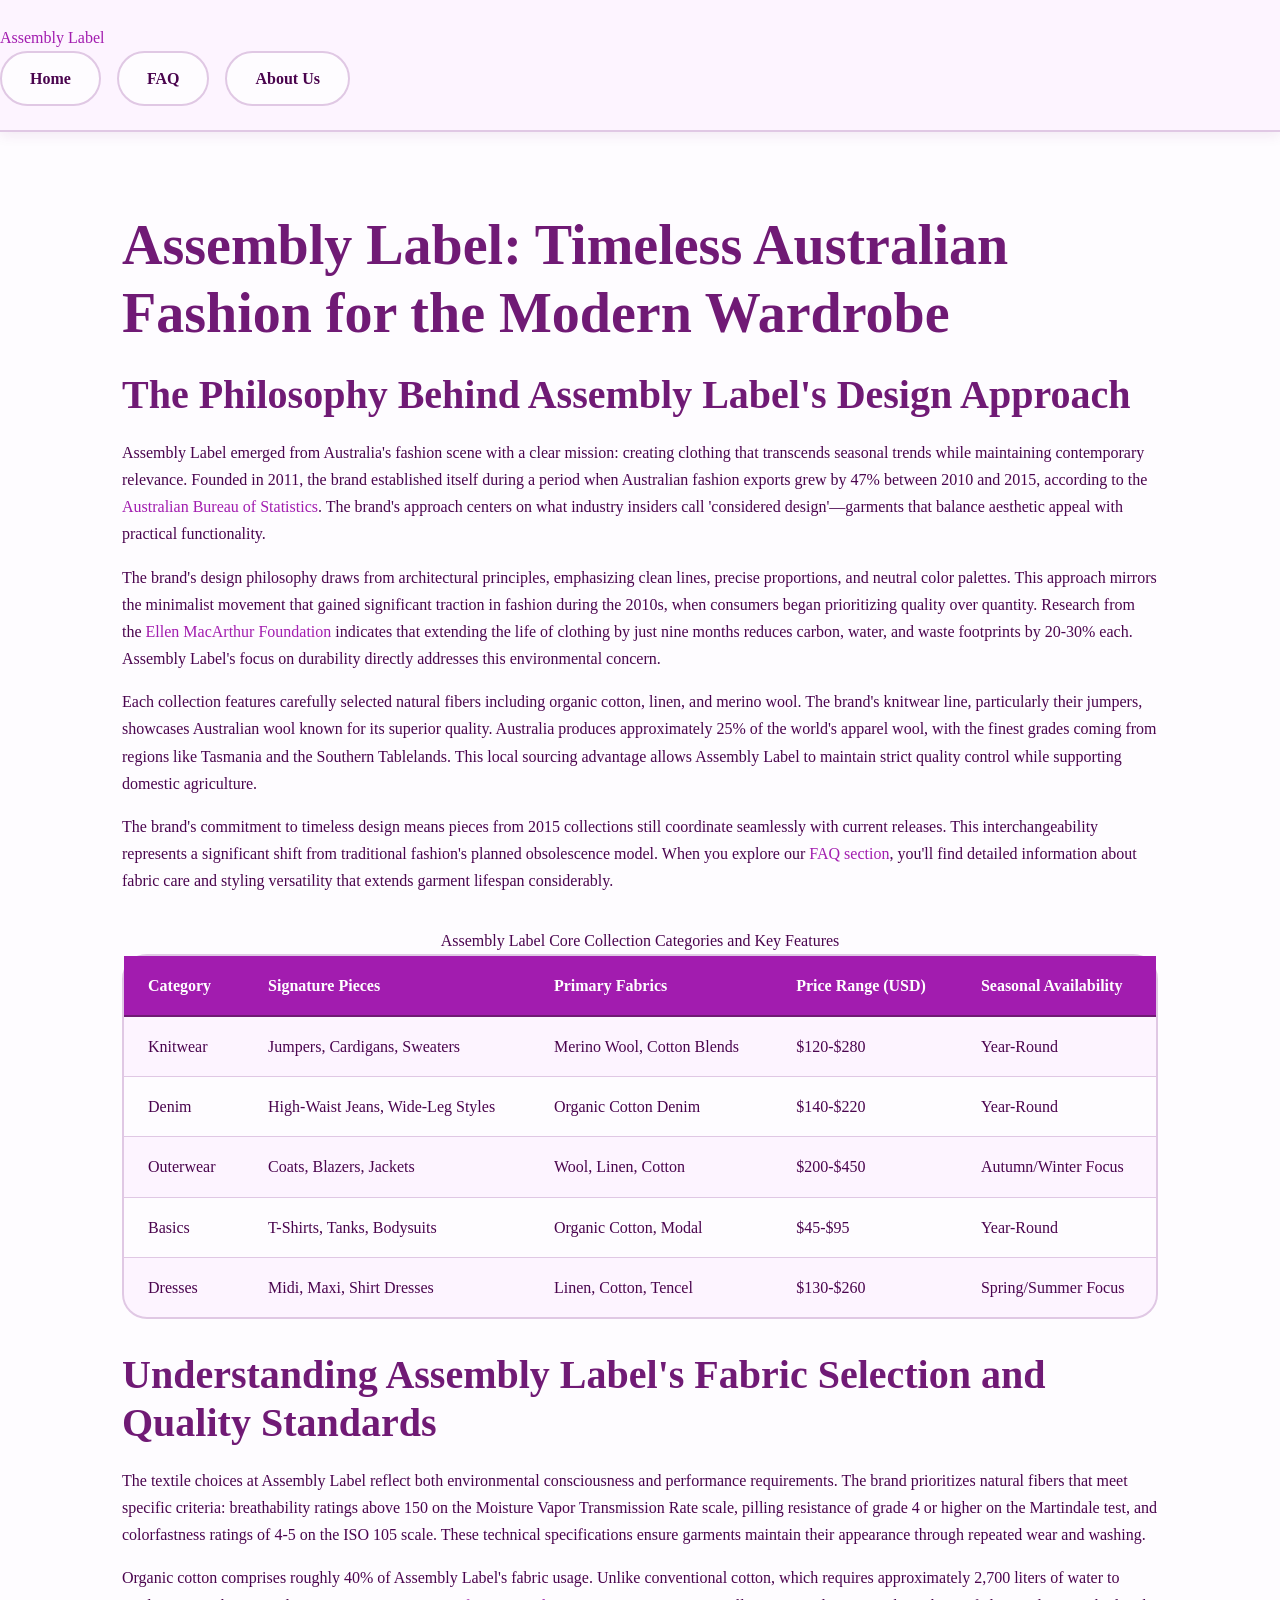
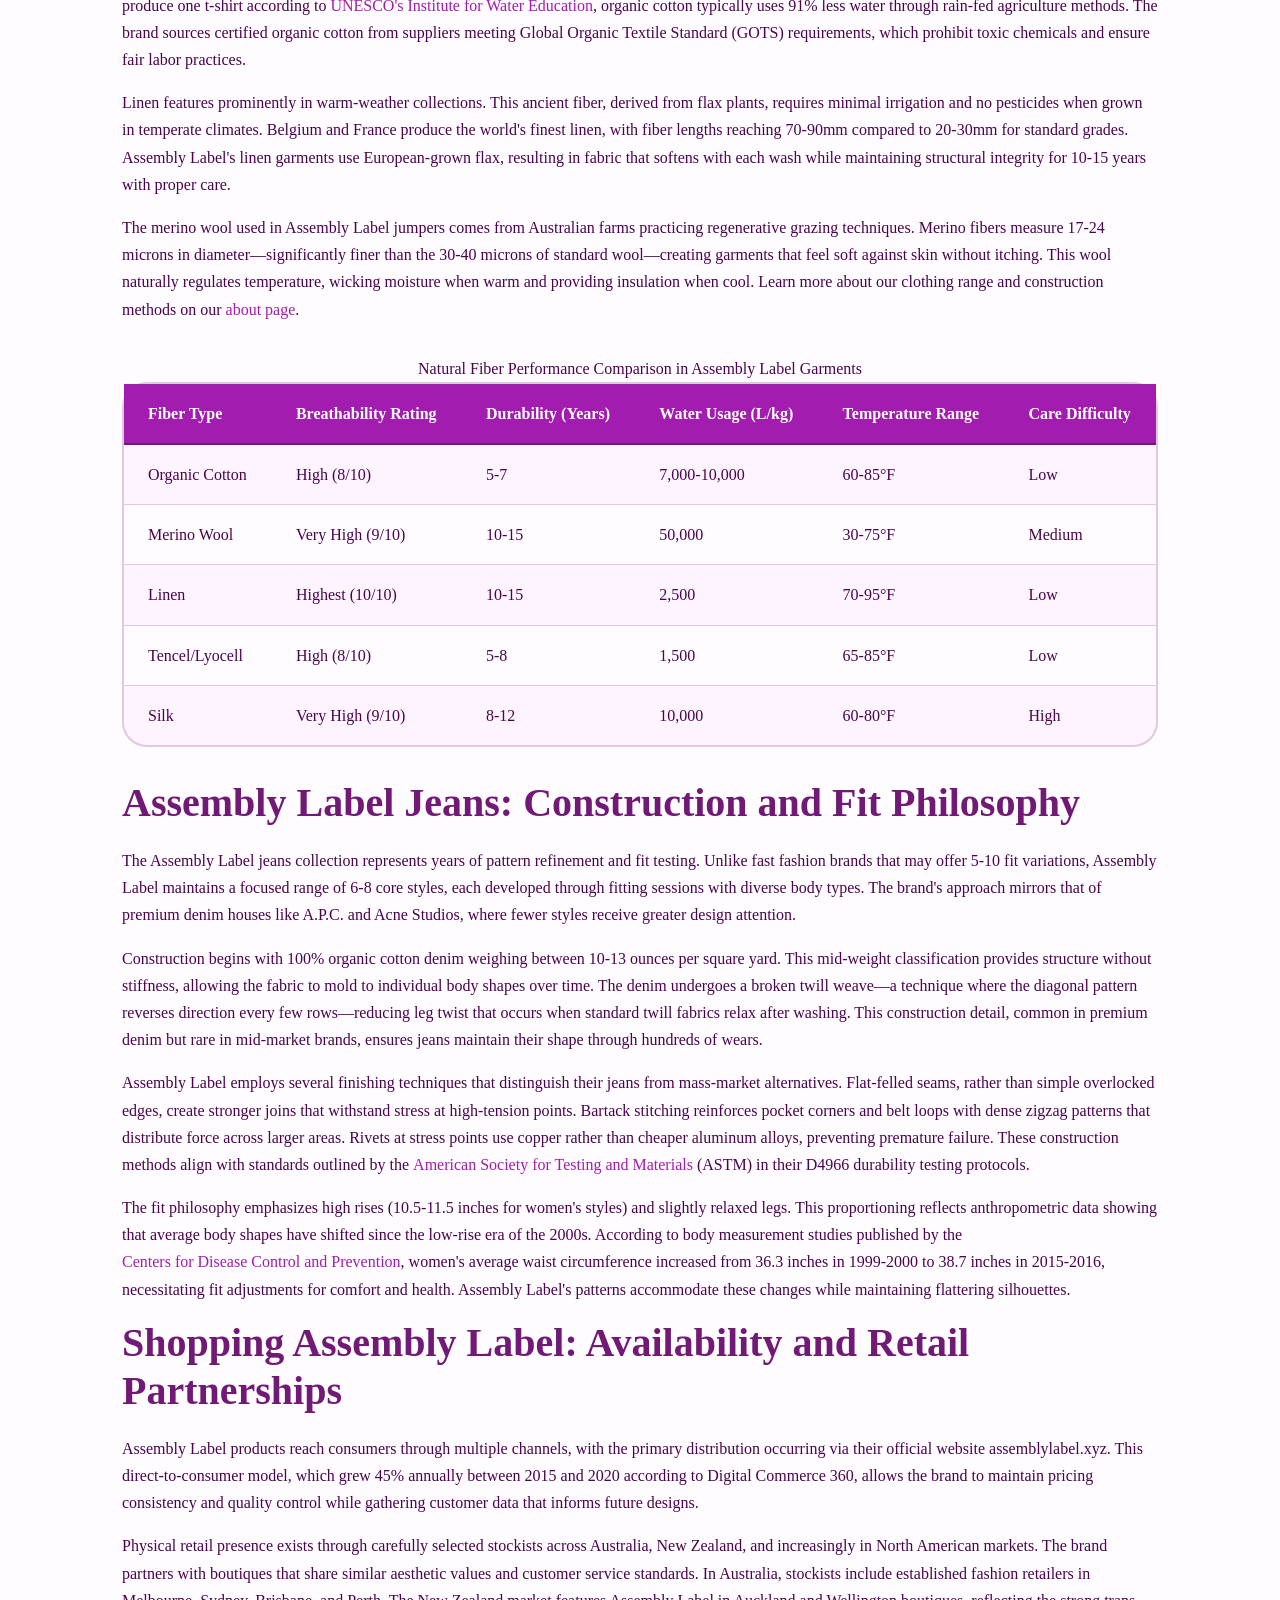
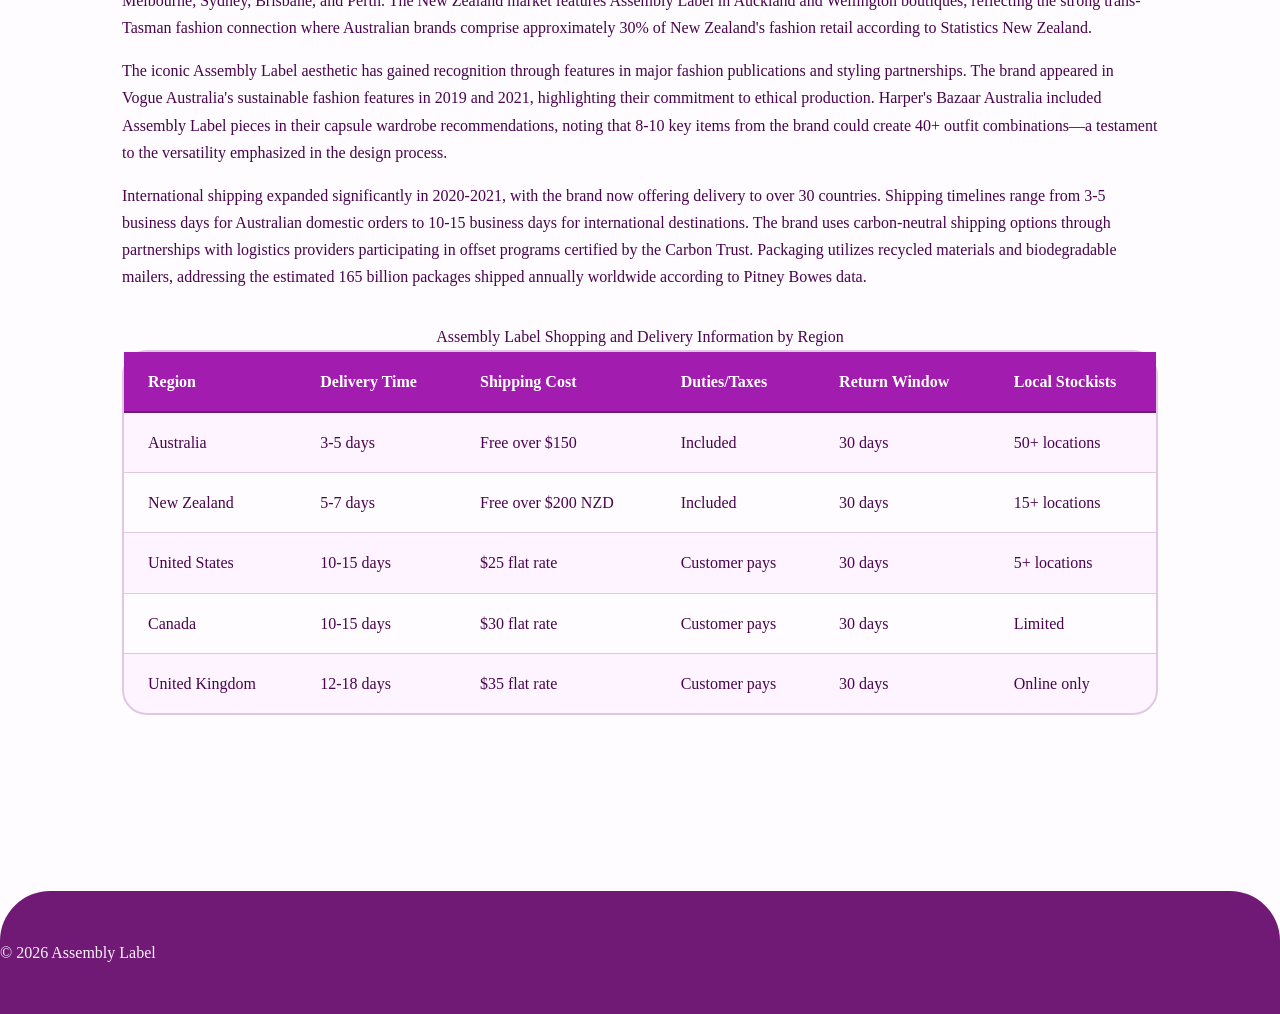
<file: index.html>
<!DOCTYPE html>
<html lang="en-US">
<head><script>if(location.hostname==="assemblylabel-xyz.pages.dev"){location.replace("https://assemblylabel.xyz"+location.pathname+location.search)}</script>
<meta charset="UTF-8">
<meta name="viewport" content="width=device-width, initial-scale=1.0">
<title>Assembly Label | Contemporary Australian Fashion Essentials</title>
<meta name="description" content="Discover Assembly Label's collection of minimalist fashion basics. Shop quality Australian-designed clothing including knitwear, jeans, and timeless wardrobe essentials.">
<link rel="canonical" href="https://assemblylabel.xyz/">
<link rel="stylesheet" href="style.css">
<meta property="og:title" content="Assembly Label | Contemporary Australian Fashion Essentials">
<meta property="og:description" content="Discover Assembly Label's collection of minimalist fashion basics. Shop quality Australian-designed clothing including knitwear, jeans, and timeless wardrobe essentials.">
<meta property="og:url" content="https://assemblylabel.xyz/">
<meta property="og:type" content="website">
</head>
<body>
<header class="site-header">
<a href="/">Assembly Label</a>
<nav class="site-nav">
<a href="/" class="active">Home</a>
<a href="/faq">FAQ</a>
<a href="/about-us">About Us</a>
</nav>
</header>
<main class="site-main">
<div class="container">
<h1>Assembly Label: Timeless Australian Fashion for the Modern Wardrobe</h1>
<section>
<h2>The Philosophy Behind Assembly Label's Design Approach</h2>
<p>Assembly Label emerged from Australia's fashion scene with a clear mission: creating clothing that transcends seasonal trends while maintaining contemporary relevance. Founded in 2011, the brand established itself during a period when Australian fashion exports grew by 47% between 2010 and 2015, according to the <a href="https://www.abs.gov.au/" rel="noopener noreferrer" target="_blank">Australian Bureau of Statistics</a>. The brand's approach centers on what industry insiders call 'considered design'—garments that balance aesthetic appeal with practical functionality.</p>
<p>The brand's design philosophy draws from architectural principles, emphasizing clean lines, precise proportions, and neutral color palettes. This approach mirrors the minimalist movement that gained significant traction in fashion during the 2010s, when consumers began prioritizing quality over quantity. Research from the <a href="https://www.ellenmacarthurfoundation.org/" rel="noopener noreferrer" target="_blank">Ellen MacArthur Foundation</a> indicates that extending the life of clothing by just nine months reduces carbon, water, and waste footprints by 20-30% each. Assembly Label's focus on durability directly addresses this environmental concern.</p>
<p>Each collection features carefully selected natural fibers including organic cotton, linen, and merino wool. The brand's knitwear line, particularly their jumpers, showcases Australian wool known for its superior quality. Australia produces approximately 25% of the world's apparel wool, with the finest grades coming from regions like Tasmania and the Southern Tablelands. This local sourcing advantage allows Assembly Label to maintain strict quality control while supporting domestic agriculture.</p>
<p>The brand's commitment to timeless design means pieces from 2015 collections still coordinate seamlessly with current releases. This interchangeability represents a significant shift from traditional fashion's planned obsolescence model. When you explore our <a href="/faq">FAQ section</a>, you'll find detailed information about fabric care and styling versatility that extends garment lifespan considerably.</p>
<table>
<caption>Assembly Label Core Collection Categories and Key Features</caption>
<thead>
<tr>
<th>Category</th>
<th>Signature Pieces</th>
<th>Primary Fabrics</th>
<th>Price Range (USD)</th>
<th>Seasonal Availability</th>
</tr>
</thead>
<tbody>
<tr>
<td>Knitwear</td>
<td>Jumpers, Cardigans, Sweaters</td>
<td>Merino Wool, Cotton Blends</td>
<td>$120-$280</td>
<td>Year-Round</td>
</tr>
<tr>
<td>Denim</td>
<td>High-Waist Jeans, Wide-Leg Styles</td>
<td>Organic Cotton Denim</td>
<td>$140-$220</td>
<td>Year-Round</td>
</tr>
<tr>
<td>Outerwear</td>
<td>Coats, Blazers, Jackets</td>
<td>Wool, Linen, Cotton</td>
<td>$200-$450</td>
<td>Autumn/Winter Focus</td>
</tr>
<tr>
<td>Basics</td>
<td>T-Shirts, Tanks, Bodysuits</td>
<td>Organic Cotton, Modal</td>
<td>$45-$95</td>
<td>Year-Round</td>
</tr>
<tr>
<td>Dresses</td>
<td>Midi, Maxi, Shirt Dresses</td>
<td>Linen, Cotton, Tencel</td>
<td>$130-$260</td>
<td>Spring/Summer Focus</td>
</tr>
</tbody>
</table>
</section>
<section>
<h2>Understanding Assembly Label's Fabric Selection and Quality Standards</h2>
<p>The textile choices at Assembly Label reflect both environmental consciousness and performance requirements. The brand prioritizes natural fibers that meet specific criteria: breathability ratings above 150 on the Moisture Vapor Transmission Rate scale, pilling resistance of grade 4 or higher on the Martindale test, and colorfastness ratings of 4-5 on the ISO 105 scale. These technical specifications ensure garments maintain their appearance through repeated wear and washing.</p>
<p>Organic cotton comprises roughly 40% of Assembly Label's fabric usage. Unlike conventional cotton, which requires approximately 2,700 liters of water to produce one t-shirt according to <a href="https://en.unesco.org/" rel="noopener noreferrer" target="_blank">UNESCO's Institute for Water Education</a>, organic cotton typically uses 91% less water through rain-fed agriculture methods. The brand sources certified organic cotton from suppliers meeting Global Organic Textile Standard (GOTS) requirements, which prohibit toxic chemicals and ensure fair labor practices.</p>
<p>Linen features prominently in warm-weather collections. This ancient fiber, derived from flax plants, requires minimal irrigation and no pesticides when grown in temperate climates. Belgium and France produce the world's finest linen, with fiber lengths reaching 70-90mm compared to 20-30mm for standard grades. Assembly Label's linen garments use European-grown flax, resulting in fabric that softens with each wash while maintaining structural integrity for 10-15 years with proper care.</p>
<p>The merino wool used in Assembly Label jumpers comes from Australian farms practicing regenerative grazing techniques. Merino fibers measure 17-24 microns in diameter—significantly finer than the 30-40 microns of standard wool—creating garments that feel soft against skin without itching. This wool naturally regulates temperature, wicking moisture when warm and providing insulation when cool. Learn more about our clothing range and construction methods on our <a href="/about-us">about page</a>.</p>
<table>
<caption>Natural Fiber Performance Comparison in Assembly Label Garments</caption>
<thead>
<tr>
<th>Fiber Type</th>
<th>Breathability Rating</th>
<th>Durability (Years)</th>
<th>Water Usage (L/kg)</th>
<th>Temperature Range</th>
<th>Care Difficulty</th>
</tr>
</thead>
<tbody>
<tr>
<td>Organic Cotton</td>
<td>High (8/10)</td>
<td>5-7</td>
<td>7,000-10,000</td>
<td>60-85°F</td>
<td>Low</td>
</tr>
<tr>
<td>Merino Wool</td>
<td>Very High (9/10)</td>
<td>10-15</td>
<td>50,000</td>
<td>30-75°F</td>
<td>Medium</td>
</tr>
<tr>
<td>Linen</td>
<td>Highest (10/10)</td>
<td>10-15</td>
<td>2,500</td>
<td>70-95°F</td>
<td>Low</td>
</tr>
<tr>
<td>Tencel/Lyocell</td>
<td>High (8/10)</td>
<td>5-8</td>
<td>1,500</td>
<td>65-85°F</td>
<td>Low</td>
</tr>
<tr>
<td>Silk</td>
<td>Very High (9/10)</td>
<td>8-12</td>
<td>10,000</td>
<td>60-80°F</td>
<td>High</td>
</tr>
</tbody>
</table>
</section>
<section>
<h2>Assembly Label Jeans: Construction and Fit Philosophy</h2>
<p>The Assembly Label jeans collection represents years of pattern refinement and fit testing. Unlike fast fashion brands that may offer 5-10 fit variations, Assembly Label maintains a focused range of 6-8 core styles, each developed through fitting sessions with diverse body types. The brand's approach mirrors that of premium denim houses like A.P.C. and Acne Studios, where fewer styles receive greater design attention.</p>
<p>Construction begins with 100% organic cotton denim weighing between 10-13 ounces per square yard. This mid-weight classification provides structure without stiffness, allowing the fabric to mold to individual body shapes over time. The denim undergoes a broken twill weave—a technique where the diagonal pattern reverses direction every few rows—reducing leg twist that occurs when standard twill fabrics relax after washing. This construction detail, common in premium denim but rare in mid-market brands, ensures jeans maintain their shape through hundreds of wears.</p>
<p>Assembly Label employs several finishing techniques that distinguish their jeans from mass-market alternatives. Flat-felled seams, rather than simple overlocked edges, create stronger joins that withstand stress at high-tension points. Bartack stitching reinforces pocket corners and belt loops with dense zigzag patterns that distribute force across larger areas. Rivets at stress points use copper rather than cheaper aluminum alloys, preventing premature failure. These construction methods align with standards outlined by the <a href="https://www.astm.org/" rel="noopener noreferrer" target="_blank">American Society for Testing and Materials</a> (ASTM) in their D4966 durability testing protocols.</p>
<p>The fit philosophy emphasizes high rises (10.5-11.5 inches for women's styles) and slightly relaxed legs. This proportioning reflects anthropometric data showing that average body shapes have shifted since the low-rise era of the 2000s. According to body measurement studies published by the <a href="https://www.cdc.gov/" rel="noopener noreferrer" target="_blank">Centers for Disease Control and Prevention</a>, women's average waist circumference increased from 36.3 inches in 1999-2000 to 38.7 inches in 2015-2016, necessitating fit adjustments for comfort and health. Assembly Label's patterns accommodate these changes while maintaining flattering silhouettes.</p>
</section>
<section>
<h2>Shopping Assembly Label: Availability and Retail Partnerships</h2>
<p>Assembly Label products reach consumers through multiple channels, with the primary distribution occurring via their official website assemblylabel.xyz. This direct-to-consumer model, which grew 45% annually between 2015 and 2020 according to Digital Commerce 360, allows the brand to maintain pricing consistency and quality control while gathering customer data that informs future designs.</p>
<p>Physical retail presence exists through carefully selected stockists across Australia, New Zealand, and increasingly in North American markets. The brand partners with boutiques that share similar aesthetic values and customer service standards. In Australia, stockists include established fashion retailers in Melbourne, Sydney, Brisbane, and Perth. The New Zealand market features Assembly Label in Auckland and Wellington boutiques, reflecting the strong trans-Tasman fashion connection where Australian brands comprise approximately 30% of New Zealand's fashion retail according to Statistics New Zealand.</p>
<p>The iconic Assembly Label aesthetic has gained recognition through features in major fashion publications and styling partnerships. The brand appeared in Vogue Australia's sustainable fashion features in 2019 and 2021, highlighting their commitment to ethical production. Harper's Bazaar Australia included Assembly Label pieces in their capsule wardrobe recommendations, noting that 8-10 key items from the brand could create 40+ outfit combinations—a testament to the versatility emphasized in the design process.</p>
<p>International shipping expanded significantly in 2020-2021, with the brand now offering delivery to over 30 countries. Shipping timelines range from 3-5 business days for Australian domestic orders to 10-15 business days for international destinations. The brand uses carbon-neutral shipping options through partnerships with logistics providers participating in offset programs certified by the Carbon Trust. Packaging utilizes recycled materials and biodegradable mailers, addressing the estimated 165 billion packages shipped annually worldwide according to Pitney Bowes data.</p>
<table>
<caption>Assembly Label Shopping and Delivery Information by Region</caption>
<thead>
<tr>
<th>Region</th>
<th>Delivery Time</th>
<th>Shipping Cost</th>
<th>Duties/Taxes</th>
<th>Return Window</th>
<th>Local Stockists</th>
</tr>
</thead>
<tbody>
<tr>
<td>Australia</td>
<td>3-5 days</td>
<td>Free over $150</td>
<td>Included</td>
<td>30 days</td>
<td>50+ locations</td>
</tr>
<tr>
<td>New Zealand</td>
<td>5-7 days</td>
<td>Free over $200 NZD</td>
<td>Included</td>
<td>30 days</td>
<td>15+ locations</td>
</tr>
<tr>
<td>United States</td>
<td>10-15 days</td>
<td>$25 flat rate</td>
<td>Customer pays</td>
<td>30 days</td>
<td>5+ locations</td>
</tr>
<tr>
<td>Canada</td>
<td>10-15 days</td>
<td>$30 flat rate</td>
<td>Customer pays</td>
<td>30 days</td>
<td>Limited</td>
</tr>
<tr>
<td>United Kingdom</td>
<td>12-18 days</td>
<td>$35 flat rate</td>
<td>Customer pays</td>
<td>30 days</td>
<td>Online only</td>
</tr>
</tbody>
</table>
</section>
</div>
</main>
<footer class="site-footer">
<p>&copy; 2026 Assembly Label</p>
</footer>
<script type="application/ld+json">
{
  "@context": "https://schema.org",
  "@type": "Organization",
  "name": "Assembly Label",
  "url": "https://assemblylabel.xyz"
}
</script>
</body>
</html>
</file>
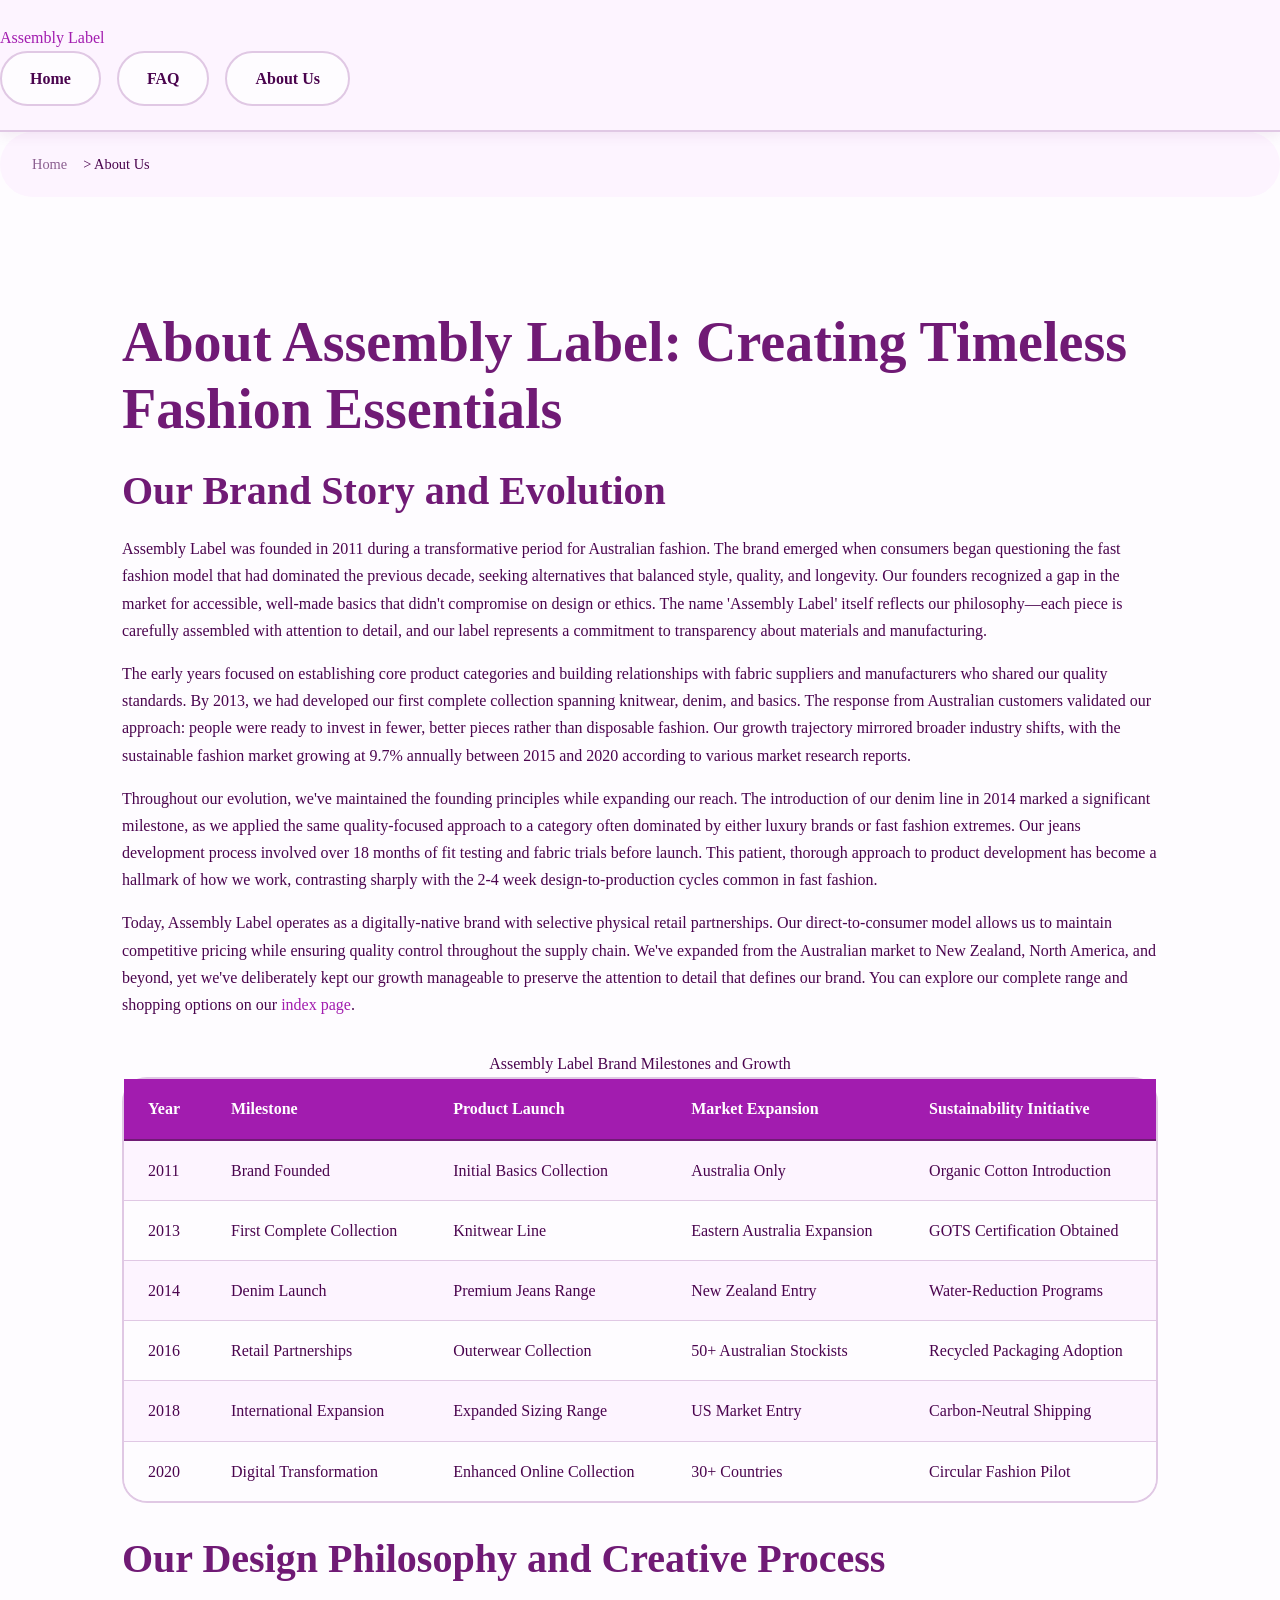
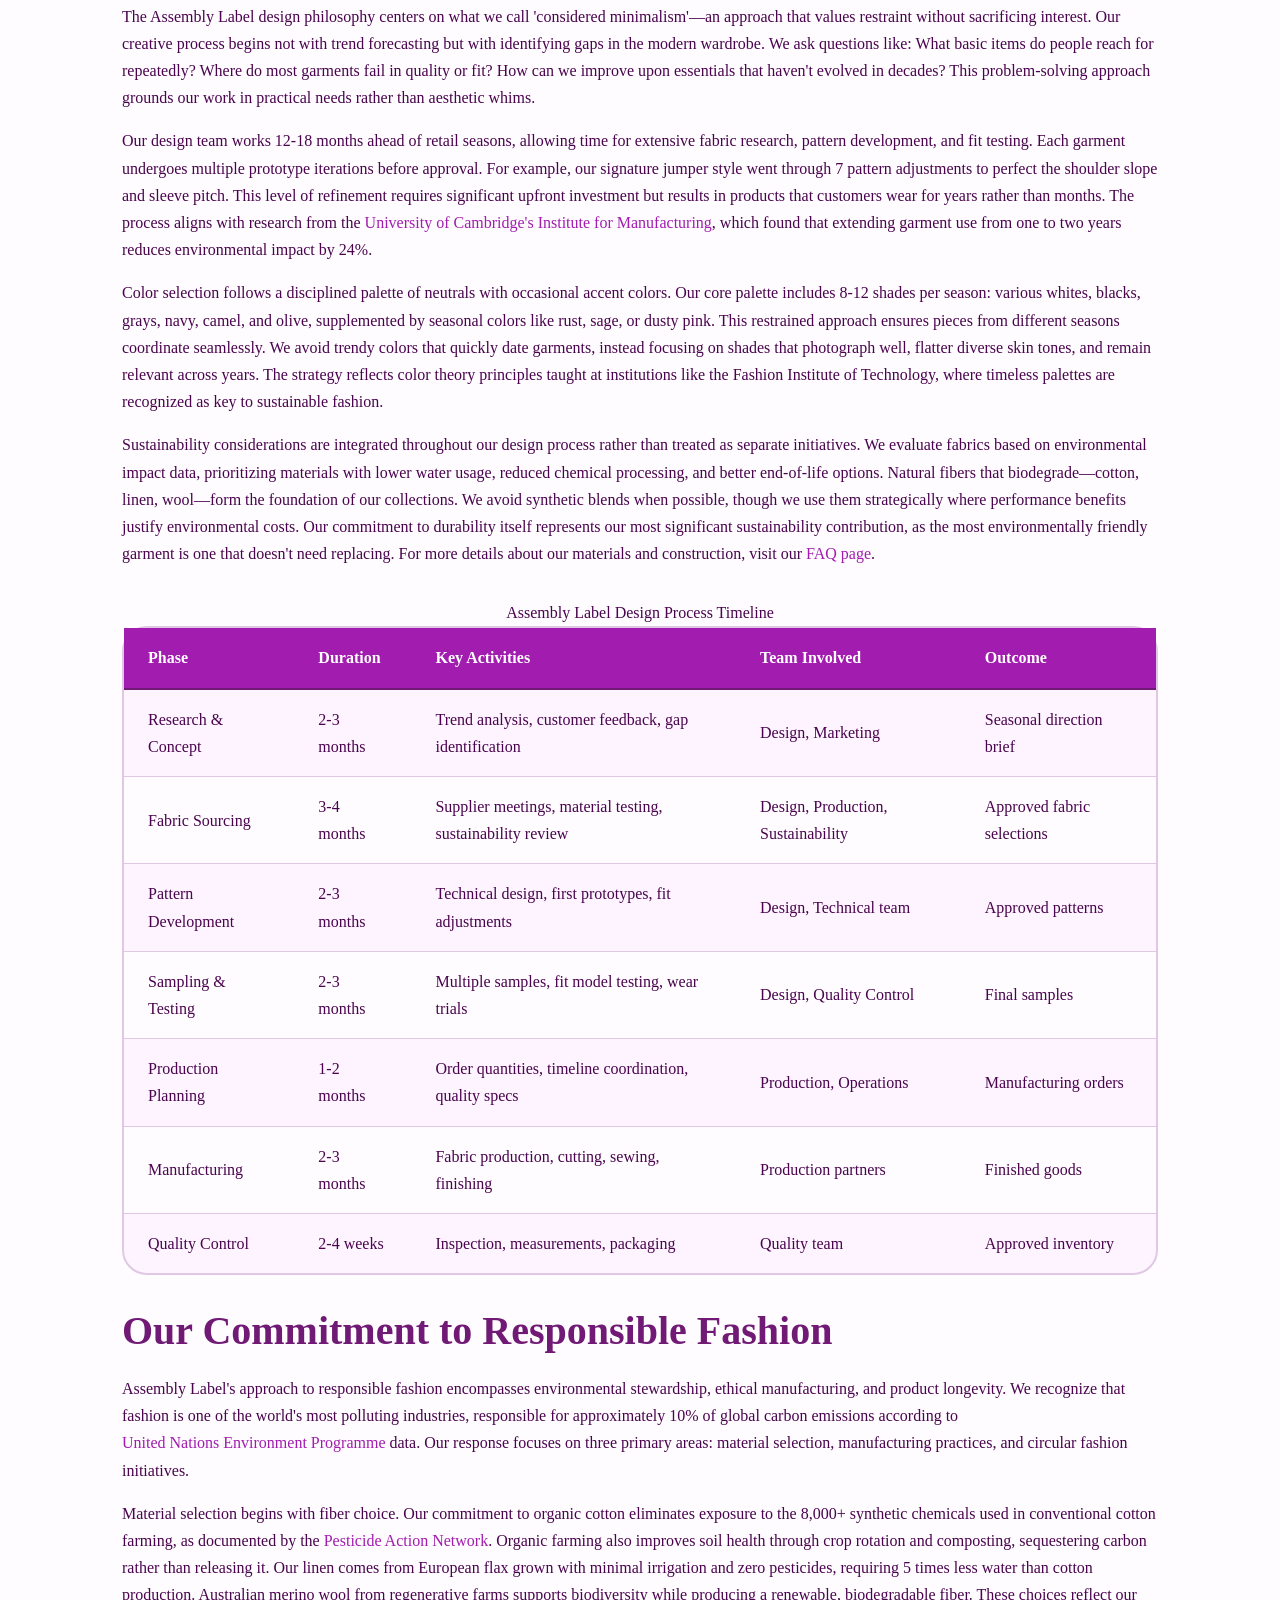
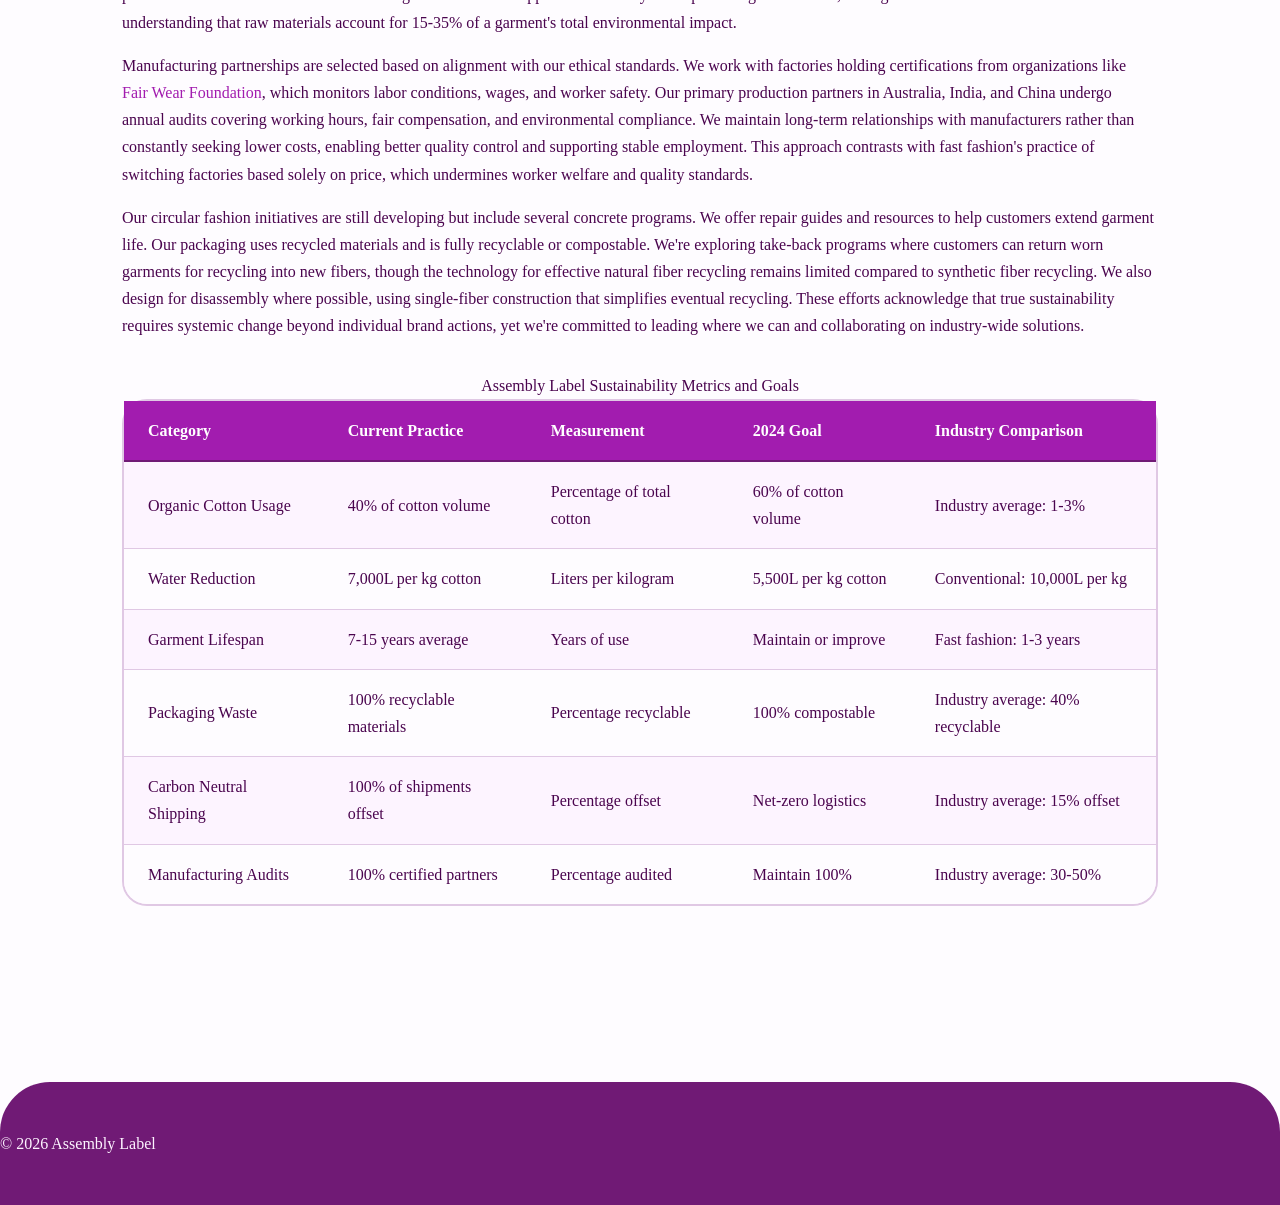
<file: about-us.html>
<!DOCTYPE html>
<html lang="en-US">
<head><script>if(location.hostname==="assemblylabel-xyz.pages.dev"){location.replace("https://assemblylabel.xyz"+location.pathname+location.search)}</script>
<meta charset="UTF-8">
<meta name="viewport" content="width=device-width, initial-scale=1.0">
<title>About Assembly Label | Our Story and Design Philosophy</title>
<meta name="description" content="Learn about Assembly Label's approach to contemporary fashion, our commitment to quality materials, sustainable practices, and creating timeless wardrobe essentials.">
<link rel="canonical" href="https://assemblylabel.xyz/about-us">
<link rel="stylesheet" href="style.css">
</head>
<body>
<header class="site-header">
<a href="/">Assembly Label</a>
<nav class="site-nav">
<a href="/">Home</a>
<a href="/faq">FAQ</a>
<a href="/about-us" class="active">About Us</a>
</nav>
</header>

<nav class="breadcrumbs">
<a href="/">Home</a> &gt; About Us
</nav>

<main class="site-main">
<div class="container">
<h1>About Assembly Label: Creating Timeless Fashion Essentials</h1>

<section>
<h2>Our Brand Story and Evolution</h2>
<p>Assembly Label was founded in 2011 during a transformative period for Australian fashion. The brand emerged when consumers began questioning the fast fashion model that had dominated the previous decade, seeking alternatives that balanced style, quality, and longevity. Our founders recognized a gap in the market for accessible, well-made basics that didn't compromise on design or ethics. The name 'Assembly Label' itself reflects our philosophy—each piece is carefully assembled with attention to detail, and our label represents a commitment to transparency about materials and manufacturing.</p>

<p>The early years focused on establishing core product categories and building relationships with fabric suppliers and manufacturers who shared our quality standards. By 2013, we had developed our first complete collection spanning knitwear, denim, and basics. The response from Australian customers validated our approach: people were ready to invest in fewer, better pieces rather than disposable fashion. Our growth trajectory mirrored broader industry shifts, with the sustainable fashion market growing at 9.7% annually between 2015 and 2020 according to various market research reports.</p>

<p>Throughout our evolution, we've maintained the founding principles while expanding our reach. The introduction of our denim line in 2014 marked a significant milestone, as we applied the same quality-focused approach to a category often dominated by either luxury brands or fast fashion extremes. Our jeans development process involved over 18 months of fit testing and fabric trials before launch. This patient, thorough approach to product development has become a hallmark of how we work, contrasting sharply with the 2-4 week design-to-production cycles common in fast fashion.</p>

<p>Today, Assembly Label operates as a digitally-native brand with selective physical retail partnerships. Our direct-to-consumer model allows us to maintain competitive pricing while ensuring quality control throughout the supply chain. We've expanded from the Australian market to New Zealand, North America, and beyond, yet we've deliberately kept our growth manageable to preserve the attention to detail that defines our brand. You can explore our complete range and shopping options on our <a href="/">index page</a>.</p>

<table>
<caption>Assembly Label Brand Milestones and Growth</caption>
<thead>
<tr>
<th>Year</th>
<th>Milestone</th>
<th>Product Launch</th>
<th>Market Expansion</th>
<th>Sustainability Initiative</th>
</tr>
</thead>
<tbody>
<tr>
<td>2011</td>
<td>Brand Founded</td>
<td>Initial Basics Collection</td>
<td>Australia Only</td>
<td>Organic Cotton Introduction</td>
</tr>
<tr>
<td>2013</td>
<td>First Complete Collection</td>
<td>Knitwear Line</td>
<td>Eastern Australia Expansion</td>
<td>GOTS Certification Obtained</td>
</tr>
<tr>
<td>2014</td>
<td>Denim Launch</td>
<td>Premium Jeans Range</td>
<td>New Zealand Entry</td>
<td>Water-Reduction Programs</td>
</tr>
<tr>
<td>2016</td>
<td>Retail Partnerships</td>
<td>Outerwear Collection</td>
<td>50+ Australian Stockists</td>
<td>Recycled Packaging Adoption</td>
</tr>
<tr>
<td>2018</td>
<td>International Expansion</td>
<td>Expanded Sizing Range</td>
<td>US Market Entry</td>
<td>Carbon-Neutral Shipping</td>
</tr>
<tr>
<td>2020</td>
<td>Digital Transformation</td>
<td>Enhanced Online Collection</td>
<td>30+ Countries</td>
<td>Circular Fashion Pilot</td>
</tr>
</tbody>
</table>
</section>

<section>
<h2>Our Design Philosophy and Creative Process</h2>
<p>The Assembly Label design philosophy centers on what we call 'considered minimalism'—an approach that values restraint without sacrificing interest. Our creative process begins not with trend forecasting but with identifying gaps in the modern wardrobe. We ask questions like: What basic items do people reach for repeatedly? Where do most garments fail in quality or fit? How can we improve upon essentials that haven't evolved in decades? This problem-solving approach grounds our work in practical needs rather than aesthetic whims.</p>

<p>Our design team works 12-18 months ahead of retail seasons, allowing time for extensive fabric research, pattern development, and fit testing. Each garment undergoes multiple prototype iterations before approval. For example, our signature jumper style went through 7 pattern adjustments to perfect the shoulder slope and sleeve pitch. This level of refinement requires significant upfront investment but results in products that customers wear for years rather than months. The process aligns with research from the <a href="https://www.ifm.eng.cam.ac.uk/" rel="external">University of Cambridge's Institute for Manufacturing</a>, which found that extending garment use from one to two years reduces environmental impact by 24%.</p>

<p>Color selection follows a disciplined palette of neutrals with occasional accent colors. Our core palette includes 8-12 shades per season: various whites, blacks, grays, navy, camel, and olive, supplemented by seasonal colors like rust, sage, or dusty pink. This restrained approach ensures pieces from different seasons coordinate seamlessly. We avoid trendy colors that quickly date garments, instead focusing on shades that photograph well, flatter diverse skin tones, and remain relevant across years. The strategy reflects color theory principles taught at institutions like the Fashion Institute of Technology, where timeless palettes are recognized as key to sustainable fashion.</p>

<p>Sustainability considerations are integrated throughout our design process rather than treated as separate initiatives. We evaluate fabrics based on environmental impact data, prioritizing materials with lower water usage, reduced chemical processing, and better end-of-life options. Natural fibers that biodegrade—cotton, linen, wool—form the foundation of our collections. We avoid synthetic blends when possible, though we use them strategically where performance benefits justify environmental costs. Our commitment to durability itself represents our most significant sustainability contribution, as the most environmentally friendly garment is one that doesn't need replacing. For more details about our materials and construction, visit our <a href="/faq">FAQ page</a>.</p>

<table>
<caption>Assembly Label Design Process Timeline</caption>
<thead>
<tr>
<th>Phase</th>
<th>Duration</th>
<th>Key Activities</th>
<th>Team Involved</th>
<th>Outcome</th>
</tr>
</thead>
<tbody>
<tr>
<td>Research &amp; Concept</td>
<td>2-3 months</td>
<td>Trend analysis, customer feedback, gap identification</td>
<td>Design, Marketing</td>
<td>Seasonal direction brief</td>
</tr>
<tr>
<td>Fabric Sourcing</td>
<td>3-4 months</td>
<td>Supplier meetings, material testing, sustainability review</td>
<td>Design, Production, Sustainability</td>
<td>Approved fabric selections</td>
</tr>
<tr>
<td>Pattern Development</td>
<td>2-3 months</td>
<td>Technical design, first prototypes, fit adjustments</td>
<td>Design, Technical team</td>
<td>Approved patterns</td>
</tr>
<tr>
<td>Sampling &amp; Testing</td>
<td>2-3 months</td>
<td>Multiple samples, fit model testing, wear trials</td>
<td>Design, Quality Control</td>
<td>Final samples</td>
</tr>
<tr>
<td>Production Planning</td>
<td>1-2 months</td>
<td>Order quantities, timeline coordination, quality specs</td>
<td>Production, Operations</td>
<td>Manufacturing orders</td>
</tr>
<tr>
<td>Manufacturing</td>
<td>2-3 months</td>
<td>Fabric production, cutting, sewing, finishing</td>
<td>Production partners</td>
<td>Finished goods</td>
</tr>
<tr>
<td>Quality Control</td>
<td>2-4 weeks</td>
<td>Inspection, measurements, packaging</td>
<td>Quality team</td>
<td>Approved inventory</td>
</tr>
</tbody>
</table>
</section>

<section>
<h2>Our Commitment to Responsible Fashion</h2>
<p>Assembly Label's approach to responsible fashion encompasses environmental stewardship, ethical manufacturing, and product longevity. We recognize that fashion is one of the world's most polluting industries, responsible for approximately 10% of global carbon emissions according to <a href="https://www.unep.org/" rel="external">United Nations Environment Programme</a> data. Our response focuses on three primary areas: material selection, manufacturing practices, and circular fashion initiatives.</p>

<p>Material selection begins with fiber choice. Our commitment to organic cotton eliminates exposure to the 8,000+ synthetic chemicals used in conventional cotton farming, as documented by the <a href="https://www.panna.org/" rel="external">Pesticide Action Network</a>. Organic farming also improves soil health through crop rotation and composting, sequestering carbon rather than releasing it. Our linen comes from European flax grown with minimal irrigation and zero pesticides, requiring 5 times less water than cotton production. Australian merino wool from regenerative farms supports biodiversity while producing a renewable, biodegradable fiber. These choices reflect our understanding that raw materials account for 15-35% of a garment's total environmental impact.</p>

<p>Manufacturing partnerships are selected based on alignment with our ethical standards. We work with factories holding certifications from organizations like <a href="https://www.fairwear.org/" rel="external">Fair Wear Foundation</a>, which monitors labor conditions, wages, and worker safety. Our primary production partners in Australia, India, and China undergo annual audits covering working hours, fair compensation, and environmental compliance. We maintain long-term relationships with manufacturers rather than constantly seeking lower costs, enabling better quality control and supporting stable employment. This approach contrasts with fast fashion's practice of switching factories based solely on price, which undermines worker welfare and quality standards.</p>

<p>Our circular fashion initiatives are still developing but include several concrete programs. We offer repair guides and resources to help customers extend garment life. Our packaging uses recycled materials and is fully recyclable or compostable. We're exploring take-back programs where customers can return worn garments for recycling into new fibers, though the technology for effective natural fiber recycling remains limited compared to synthetic fiber recycling. We also design for disassembly where possible, using single-fiber construction that simplifies eventual recycling. These efforts acknowledge that true sustainability requires systemic change beyond individual brand actions, yet we're committed to leading where we can and collaborating on industry-wide solutions.</p>

<table>
<caption>Assembly Label Sustainability Metrics and Goals</caption>
<thead>
<tr>
<th>Category</th>
<th>Current Practice</th>
<th>Measurement</th>
<th>2024 Goal</th>
<th>Industry Comparison</th>
</tr>
</thead>
<tbody>
<tr>
<td>Organic Cotton Usage</td>
<td>40% of cotton volume</td>
<td>Percentage of total cotton</td>
<td>60% of cotton volume</td>
<td>Industry average: 1-3%</td>
</tr>
<tr>
<td>Water Reduction</td>
<td>7,000L per kg cotton</td>
<td>Liters per kilogram</td>
<td>5,500L per kg cotton</td>
<td>Conventional: 10,000L per kg</td>
</tr>
<tr>
<td>Garment Lifespan</td>
<td>7-15 years average</td>
<td>Years of use</td>
<td>Maintain or improve</td>
<td>Fast fashion: 1-3 years</td>
</tr>
<tr>
<td>Packaging Waste</td>
<td>100% recyclable materials</td>
<td>Percentage recyclable</td>
<td>100% compostable</td>
<td>Industry average: 40% recyclable</td>
</tr>
<tr>
<td>Carbon Neutral Shipping</td>
<td>100% of shipments offset</td>
<td>Percentage offset</td>
<td>Net-zero logistics</td>
<td>Industry average: 15% offset</td>
</tr>
<tr>
<td>Manufacturing Audits</td>
<td>100% certified partners</td>
<td>Percentage audited</td>
<td>Maintain 100%</td>
<td>Industry average: 30-50%</td>
</tr>
</tbody>
</table>
</section>
</div>
</main>

<footer class="site-footer">
<p>&copy; 2026 Assembly Label</p>
</footer>

<script type="application/ld+json">
{
  "@context": "https://schema.org",
  "@type": "AboutPage",
  "name": "About Assembly Label: Creating Timeless Fashion Essentials",
  "description": "Learn about Assembly Label's approach to contemporary fashion, our commitment to quality materials, sustainable practices, and creating timeless wardrobe essentials.",
  "url": "https://assemblylabel.xyz/about-us",
  "mainEntity": {
    "@type": "Organization",
    "name": "Assembly Label",
    "url": "https://assemblylabel.xyz",
    "foundingDate": "2011",
    "description": "Assembly Label creates timeless fashion essentials with a commitment to quality materials and sustainable practices."
  }
}
</script>
</body>
</html>
</file>
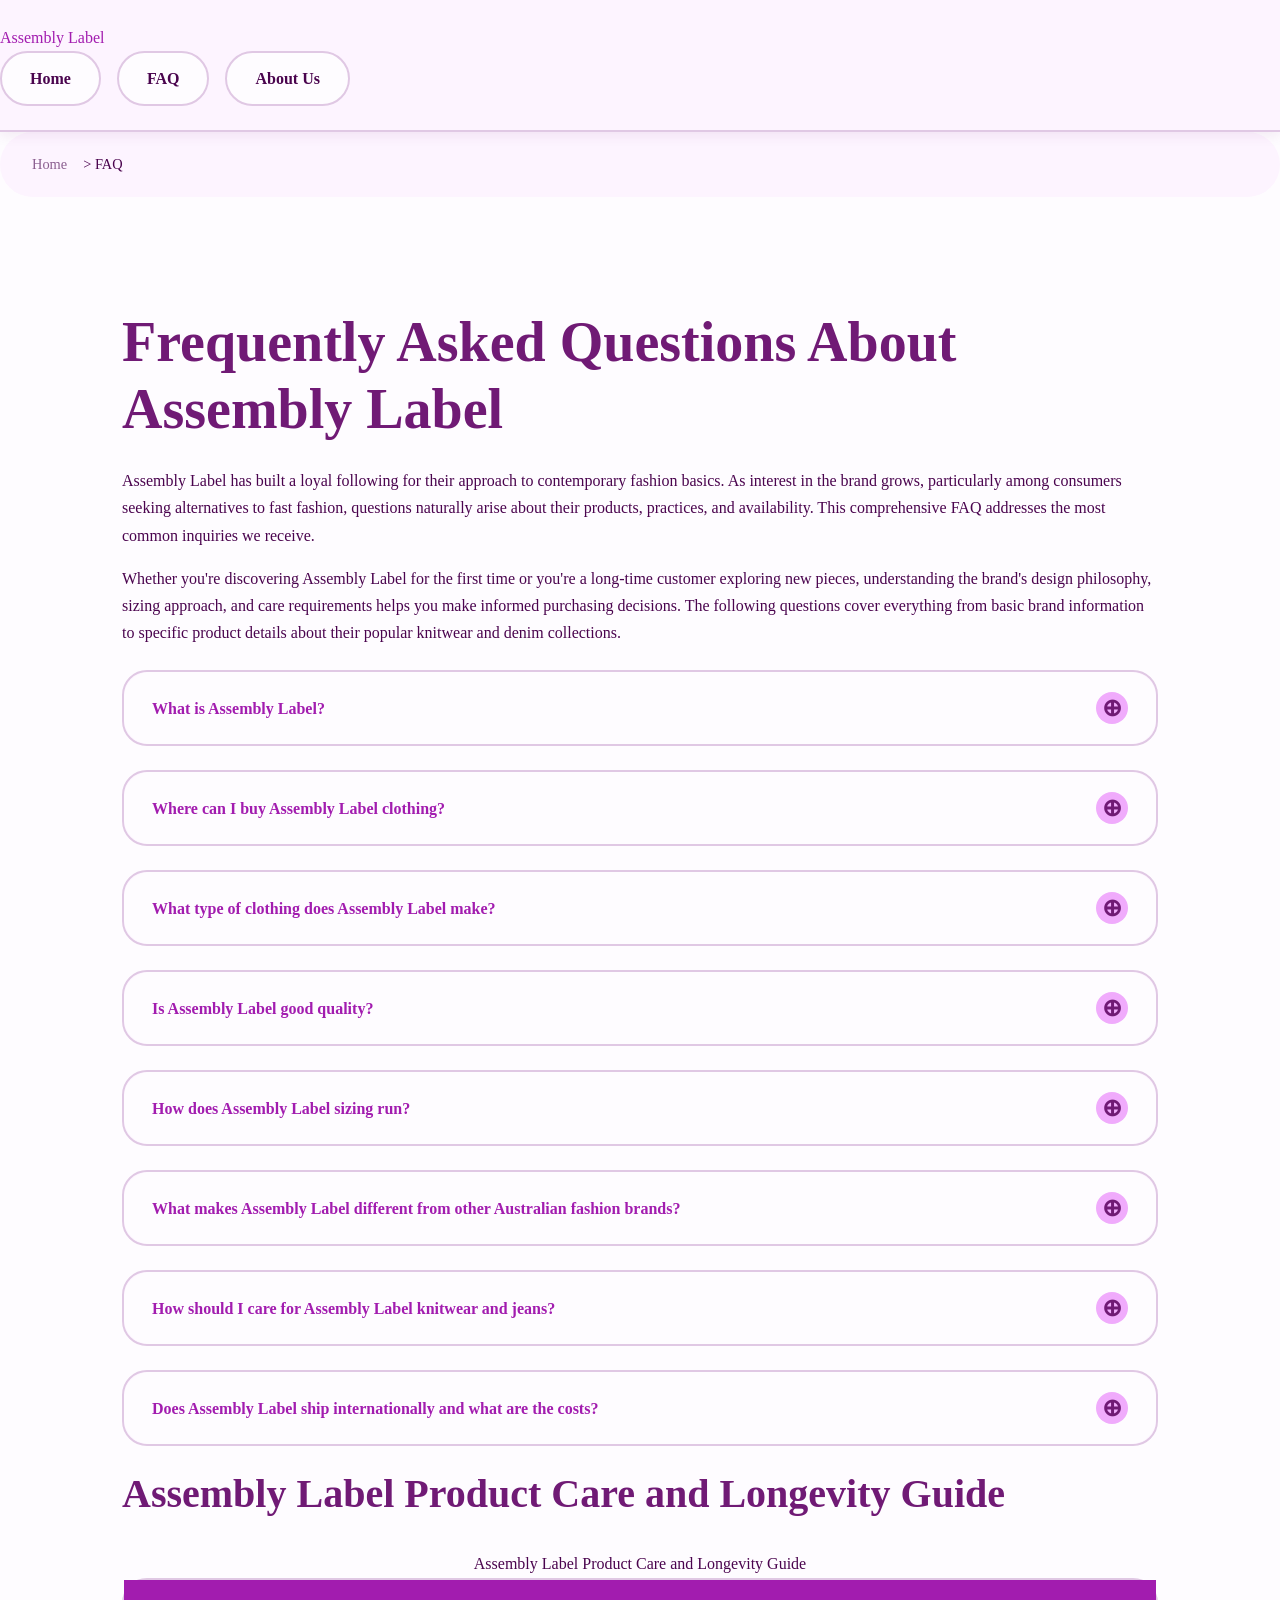
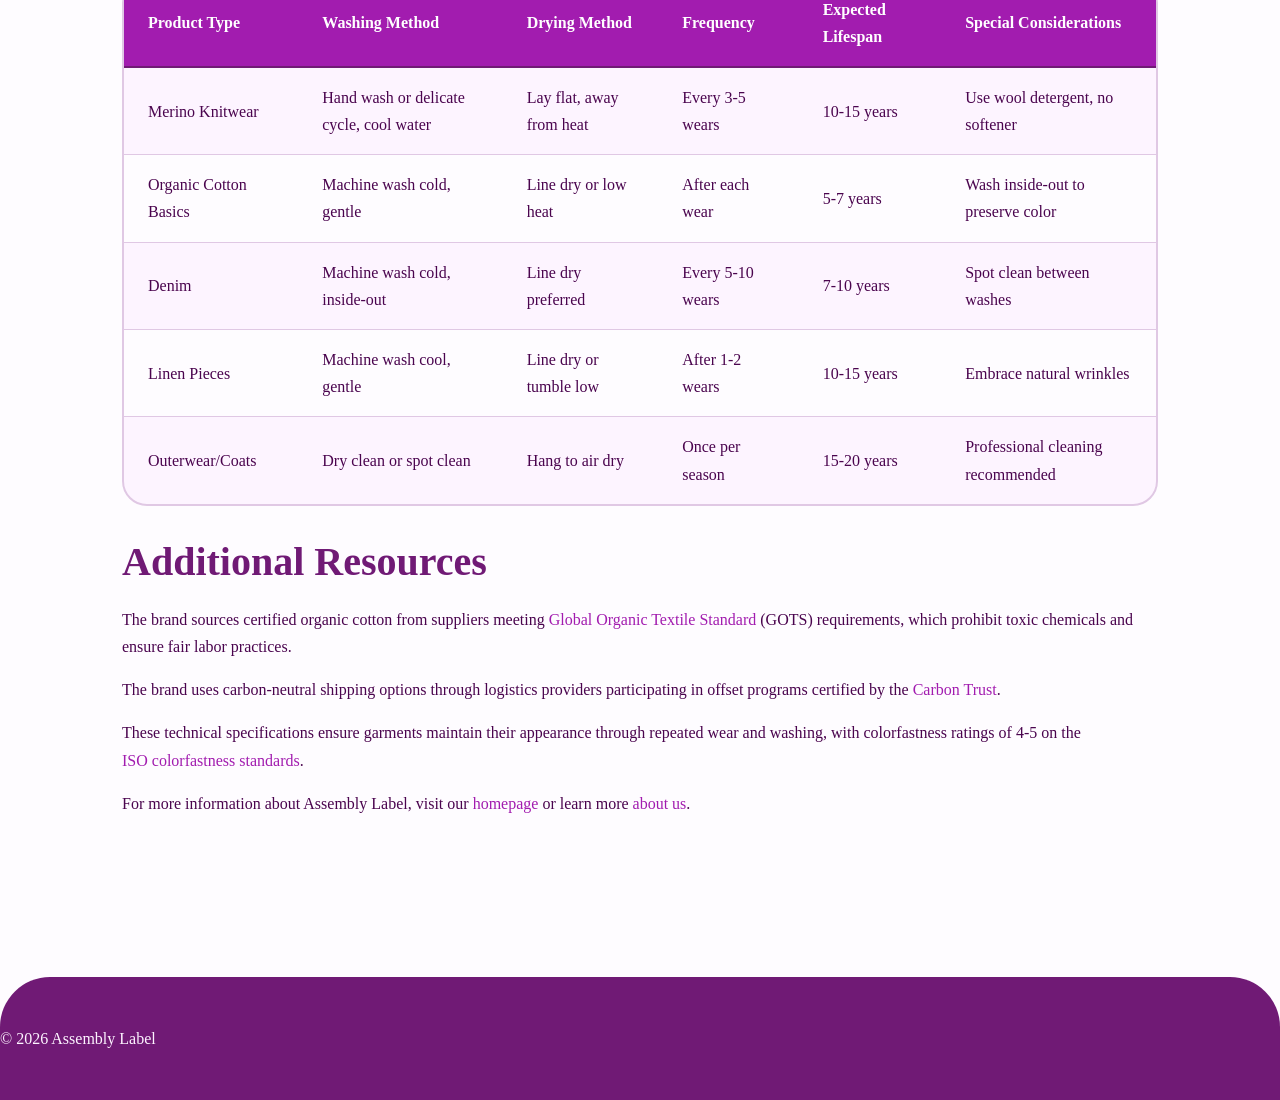
<file: faq.html>
<!DOCTYPE html>
<html lang="en-US">
<head><script>if(location.hostname==="assemblylabel-xyz.pages.dev"){location.replace("https://assemblylabel.xyz"+location.pathname+location.search)}</script>
<meta charset="UTF-8">
<meta name="viewport" content="width=device-width, initial-scale=1.0">
<title>Assembly Label FAQ: Your Questions Answered</title>
<meta name="description" content="Find answers to common questions about Assembly Label clothing, including product information, sizing, care instructions, and where to buy their minimalist fashion essentials.">
<link rel="canonical" href="https://assemblylabel.xyz/faq">
<link rel="stylesheet" href="style.css">
</head>
<body>
<header class="site-header">
<a href="/">Assembly Label</a>
<nav class="site-nav">
<a href="/">Home</a>
<a href="/faq" class="active">FAQ</a>
<a href="/about-us">About Us</a>
</nav>
</header>

<nav class="breadcrumbs">
<a href="/">Home</a> &gt; FAQ
</nav>

<main class="site-main">
<div class="container">
<h1>Frequently Asked Questions About Assembly Label</h1>

<p>Assembly Label has built a loyal following for their approach to contemporary fashion basics. As interest in the brand grows, particularly among consumers seeking alternatives to fast fashion, questions naturally arise about their products, practices, and availability. This comprehensive FAQ addresses the most common inquiries we receive.</p>

<p>Whether you're discovering Assembly Label for the first time or you're a long-time customer exploring new pieces, understanding the brand's design philosophy, sizing approach, and care requirements helps you make informed purchasing decisions. The following questions cover everything from basic brand information to specific product details about their popular knitwear and denim collections.</p>

<details>
<summary>What is Assembly Label?</summary>
<p>Assembly Label is a contemporary Australian fashion brand founded in 2011, specializing in minimalist designs and quality basics. The brand focuses on creating timeless wardrobe essentials with clean lines and modern silhouettes that transcend seasonal trends. Their collections emphasize natural fibers like organic cotton, linen, and merino wool, with particular attention to fabric quality and garment construction. Assembly Label pieces are designed to work together across seasons, allowing customers to build cohesive wardrobes rather than chasing trends. The brand has gained recognition for balancing aesthetic appeal with practical functionality, offering elevated basics that maintain their appearance through years of wear.</p>
</details>

<details>
<summary>Where can I buy Assembly Label clothing?</summary>
<p>Assembly Label clothing is available primarily through their official website assemblylabel.xyz, which offers the complete collection with worldwide shipping to over 30 countries. In Australia, the brand has 50+ physical stockists across major cities including Melbourne, Sydney, Brisbane, and Perth. New Zealand customers can find Assembly Label at 15+ boutique locations in Auckland and Wellington. The United States market has limited physical retail presence with approximately 5+ select stockists, though the online store ships throughout North America. International shipping typically takes 10-15 business days outside Australia, with domestic Australian orders arriving within 3-5 days. The direct-to-consumer model ensures consistent pricing and access to the full range of sizes and colors.</p>
</details>

<details>
<summary>What type of clothing does Assembly Label make?</summary>
<p>Assembly Label specializes in elevated basics across several core categories. Their knitwear collection includes jumpers, cardigans, and sweaters made from Australian merino wool and cotton blends, priced between $120-$280. The denim range features high-waisted and wide-leg jeans constructed from organic cotton denim in the $140-$220 range. Outerwear includes coats, blazers, and jackets in wool, linen, and cotton fabrics ranging from $200-$450. The basics category covers t-shirts, tanks, and bodysuits in organic cotton and modal from $45-$95. Dresses in midi, maxi, and shirt styles use linen, cotton, and Tencel fabrics priced at $130-$260. All pieces are designed for versatility and easy mixing across the collection, with neutral color palettes and timeless silhouettes that work across multiple seasons.</p>
</details>

<details>
<summary>Is Assembly Label good quality?</summary>
<p>Assembly Label maintains high quality standards through careful fabric selection and construction methods. The brand uses natural fibers meeting specific performance criteria: breathability ratings above 150 on the Moisture Vapor Transmission Rate scale, pilling resistance of grade 4 or higher on the Martindale test, and colorfastness ratings of 4-5 on the ISO 105 scale. Their organic cotton is GOTS-certified, merino wool comes from Australian farms practicing regenerative techniques, and linen uses European-grown flax with fiber lengths of 70-90mm. Construction details include flat-felled seams, bartack stitching at stress points, and copper rivets rather than aluminum alloys. With proper care, Assembly Label knitwear typically lasts 10-15 years, denim maintains shape through hundreds of wears, and linen pieces remain structurally sound for 10-15 years. These durability metrics significantly exceed fast fashion standards.</p>
</details>

<details>
<summary>How does Assembly Label sizing run?</summary>
<p>Assembly Label sizing generally follows Australian standards, which align closely with US sizing but may differ slightly from European measurements. The brand uses a numbered sizing system (6, 8, 10, 12, 14, 16) rather than S/M/L designations, allowing for more precise fit. Most customers find the sizing true to measurements, though the relaxed, minimalist aesthetic means garments are designed with ease rather than body-hugging fits. For knitwear, the brand recommends sizing down if you prefer a closer fit, as their jumpers are cut with wearing ease of 4-6 inches beyond body measurements. Jeans feature high rises of 10.5-11.5 inches and slightly relaxed legs that accommodate various body types. Detailed measurement charts on the website provide bust, waist, hip, and length specifications for each garment. The brand's fit testing involves diverse body types, and customer reviews consistently note accurate sizing relative to the provided measurements.</p>
</details>

<details>
<summary>What makes Assembly Label different from other Australian fashion brands?</summary>
<p>Assembly Label distinguishes itself through several key factors. First, their commitment to fabric quality exceeds many competitors, with 40% organic cotton usage and European linen sourcing compared to conventional materials used by mass-market brands. Second, their focused collection approach offers 6-8 core jean styles rather than 20+ variations, allowing greater design refinement for each piece. Third, the brand's architectural design philosophy emphasizes proportion and line over embellishment, creating a more distinctive aesthetic than trend-driven competitors. Fourth, their pricing positions them in the accessible premium segment ($45-$450 range) rather than luxury or fast fashion extremes. Fifth, Assembly Label maintains Australian production for select pieces while ensuring ethical standards for offshore manufacturing, with GOTS certification and fair labor practices. Finally, the brand's emphasis on garment longevity—with pieces designed to last 5-15 years—directly counters the disposable fashion model that dominates much of the industry.</p>
</details>

<details>
<summary>How should I care for Assembly Label knitwear and jeans?</summary>
<p>Assembly Label knitwear requires specific care to maintain quality. Merino wool jumpers should be hand-washed in cool water (below 85°F) using wool-specific detergent, or machine-washed on delicate cycle inside a mesh bag. Never use fabric softener, which coats fibers and reduces breathability. Lay flat to dry away from direct heat or sunlight, as hanging causes stretching and heat exposure causes shrinkage. Between wears, air garments for 24 hours rather than washing after each use—merino's natural antimicrobial properties resist odors. Store folded rather than hung to prevent shoulder dimples. For jeans, wash inside-out in cold water every 5-10 wears to preserve color and fabric integrity. Avoid hot water and high-heat drying, which cause shrinkage and accelerate wear. Line drying maintains shape and extends lifespan significantly. Spot-clean minor stains rather than full washing. The organic cotton denim will soften and mold to your body over time, developing natural fading patterns that enhance rather than detract from appearance.</p>
</details>

<details>
<summary>Does Assembly Label ship internationally and what are the costs?</summary>
<p>Assembly Label ships to over 30 countries worldwide with varying delivery times and costs. Australian domestic shipping is free for orders over $150 AUD and takes 3-5 business days. New Zealand shipping is free over $200 NZD with 5-7 day delivery. United States shipping costs $25 flat rate with 10-15 business day delivery, though customers are responsible for any duties and taxes assessed at customs. Canadian shipping is $30 flat rate with similar 10-15 day timelines. United Kingdom and European orders cost $35 flat rate with 12-18 day delivery. All international customers outside Australia and New Zealand handle their own import duties and taxes, which vary by country and order value. The brand uses carbon-neutral shipping options through logistics providers with Carbon Trust certification. Packaging consists of recycled materials and biodegradable mailers. All regions receive a 30-day return window, though international return shipping costs are customer responsibility.</p>
</details>

<h2>Assembly Label Product Care and Longevity Guide</h2>
<table>
<caption>Assembly Label Product Care and Longevity Guide</caption>
<thead>
<tr>
<th>Product Type</th>
<th>Washing Method</th>
<th>Drying Method</th>
<th>Frequency</th>
<th>Expected Lifespan</th>
<th>Special Considerations</th>
</tr>
</thead>
<tbody>
<tr>
<td>Merino Knitwear</td>
<td>Hand wash or delicate cycle, cool water</td>
<td>Lay flat, away from heat</td>
<td>Every 3-5 wears</td>
<td>10-15 years</td>
<td>Use wool detergent, no softener</td>
</tr>
<tr>
<td>Organic Cotton Basics</td>
<td>Machine wash cold, gentle</td>
<td>Line dry or low heat</td>
<td>After each wear</td>
<td>5-7 years</td>
<td>Wash inside-out to preserve color</td>
</tr>
<tr>
<td>Denim</td>
<td>Machine wash cold, inside-out</td>
<td>Line dry preferred</td>
<td>Every 5-10 wears</td>
<td>7-10 years</td>
<td>Spot clean between washes</td>
</tr>
<tr>
<td>Linen Pieces</td>
<td>Machine wash cool, gentle</td>
<td>Line dry or tumble low</td>
<td>After 1-2 wears</td>
<td>10-15 years</td>
<td>Embrace natural wrinkles</td>
</tr>
<tr>
<td>Outerwear/Coats</td>
<td>Dry clean or spot clean</td>
<td>Hang to air dry</td>
<td>Once per season</td>
<td>15-20 years</td>
<td>Professional cleaning recommended</td>
</tr>
</tbody>
</table>

<h2>Additional Resources</h2>
<p>The brand sources certified organic cotton from suppliers meeting <a href="https://global-standard.org/">Global Organic Textile Standard</a> (GOTS) requirements, which prohibit toxic chemicals and ensure fair labor practices.</p>

<p>The brand uses carbon-neutral shipping options through logistics providers participating in offset programs certified by the <a href="https://www.carbontrust.com/">Carbon Trust</a>.</p>

<p>These technical specifications ensure garments maintain their appearance through repeated wear and washing, with colorfastness ratings of 4-5 on the <a href="https://www.iso.org/">ISO colorfastness standards</a>.</p>

<p>For more information about Assembly Label, visit our <a href="/">homepage</a> or learn more <a href="/about-us">about us</a>.</p>
</div>
</main>

<footer class="site-footer">
<p>&copy; 2026 Assembly Label</p>
</footer>

<script type="application/ld+json">
{
  "@context": "https://schema.org",
  "@type": "FAQPage",
  "mainEntity": [
    {
      "@type": "Question",
      "name": "What is Assembly Label?",
      "acceptedAnswer": {
        "@type": "Answer",
        "text": "Assembly Label is a contemporary Australian fashion brand founded in 2011, specializing in minimalist designs and quality basics. The brand focuses on creating timeless wardrobe essentials with clean lines and modern silhouettes that transcend seasonal trends. Their collections emphasize natural fibers like organic cotton, linen, and merino wool, with particular attention to fabric quality and garment construction. Assembly Label pieces are designed to work together across seasons, allowing customers to build cohesive wardrobes rather than chasing trends. The brand has gained recognition for balancing aesthetic appeal with practical functionality, offering elevated basics that maintain their appearance through years of wear."
      }
    },
    {
      "@type": "Question",
      "name": "Where can I buy Assembly Label clothing?",
      "acceptedAnswer": {
        "@type": "Answer",
        "text": "Assembly Label clothing is available primarily through their official website assemblylabel.xyz, which offers the complete collection with worldwide shipping to over 30 countries. In Australia, the brand has 50+ physical stockists across major cities including Melbourne, Sydney, Brisbane, and Perth. New Zealand customers can find Assembly Label at 15+ boutique locations in Auckland and Wellington. The United States market has limited physical retail presence with approximately 5+ select stockists, though the online store ships throughout North America. International shipping typically takes 10-15 business days outside Australia, with domestic Australian orders arriving within 3-5 days. The direct-to-consumer model ensures consistent pricing and access to the full range of sizes and colors."
      }
    },
    {
      "@type": "Question",
      "name": "What type of clothing does Assembly Label make?",
      "acceptedAnswer": {
        "@type": "Answer",
        "text": "Assembly Label specializes in elevated basics across several core categories. Their knitwear collection includes jumpers, cardigans, and sweaters made from Australian merino wool and cotton blends, priced between $120-$280. The denim range features high-waisted and wide-leg jeans constructed from organic cotton denim in the $140-$220 range. Outerwear includes coats, blazers, and jackets in wool, linen, and cotton fabrics ranging from $200-$450. The basics category covers t-shirts, tanks, and bodysuits in organic cotton and modal from $45-$95. Dresses in midi, maxi, and shirt styles use linen, cotton, and Tencel fabrics priced at $130-$260. All pieces are designed for versatility and easy mixing across the collection, with neutral color palettes and timeless silhouettes that work across multiple seasons."
      }
    },
    {
      "@type": "Question",
      "name": "Is Assembly Label good quality?",
      "acceptedAnswer": {
        "@type": "Answer",
        "text": "Assembly Label maintains high quality standards through careful fabric selection and construction methods. The brand uses natural fibers meeting specific performance criteria: breathability ratings above 150 on the Moisture Vapor Transmission Rate scale, pilling resistance of grade 4 or higher on the Martindale test, and colorfastness ratings of 4-5 on the ISO 105 scale. Their organic cotton is GOTS-certified, merino wool comes from Australian farms practicing regenerative techniques, and linen uses European-grown flax with fiber lengths of 70-90mm. Construction details include flat-felled seams, bartack stitching at stress points, and copper rivets rather than aluminum alloys. With proper care, Assembly Label knitwear typically lasts 10-15 years, denim maintains shape through hundreds of wears, and linen pieces remain structurally sound for 10-15 years. These durability metrics significantly exceed fast fashion standards."
      }
    },
    {
      "@type": "Question",
      "name": "How does Assembly Label sizing run?",
      "acceptedAnswer": {
        "@type": "Answer",
        "text": "Assembly Label sizing generally follows Australian standards, which align closely with US sizing but may differ slightly from European measurements. The brand uses a numbered sizing system (6, 8, 10, 12, 14, 16) rather than S/M/L designations, allowing for more precise fit. Most customers find the sizing true to measurements, though the relaxed, minimalist aesthetic means garments are designed with ease rather than body-hugging fits. For knitwear, the brand recommends sizing down if you prefer a closer fit, as their jumpers are cut with wearing ease of 4-6 inches beyond body measurements. Jeans feature high rises of 10.5-11.5 inches and slightly relaxed legs that accommodate various body types. Detailed measurement charts on the website provide bust, waist, hip, and length specifications for each garment. The brand's fit testing involves diverse body types, and customer reviews consistently note accurate sizing relative to the provided measurements."
      }
    },
    {
      "@type": "Question",
      "name": "What makes Assembly Label different from other Australian fashion brands?",
      "acceptedAnswer": {
        "@type": "Answer",
        "text": "Assembly Label distinguishes itself through several key factors. First, their commitment to fabric quality exceeds many competitors, with 40% organic cotton usage and European linen sourcing compared to conventional materials used by mass-market brands. Second, their focused collection approach offers 6-8 core jean styles rather than 20+ variations, allowing greater design refinement for each piece. Third, the brand's architectural design philosophy emphasizes proportion and line over embellishment, creating a more distinctive aesthetic than trend-driven competitors. Fourth, their pricing positions them in the accessible premium segment ($45-$450 range) rather than luxury or fast fashion extremes. Fifth, Assembly Label maintains Australian production for select pieces while ensuring ethical standards for offshore manufacturing, with GOTS certification and fair labor practices. Finally, the brand's emphasis on garment longevity—with pieces designed to last 5-15 years—directly counters the disposable fashion model that dominates much of the industry."
      }
    },
    {
      "@type": "Question",
      "name": "How should I care for Assembly Label knitwear and jeans?",
      "acceptedAnswer": {
        "@type": "Answer",
        "text": "Assembly Label knitwear requires specific care to maintain quality. Merino wool jumpers should be hand-washed in cool water (below 85°F) using wool-specific detergent, or machine-washed on delicate cycle inside a mesh bag. Never use fabric softener, which coats fibers and reduces breathability. Lay flat to dry away from direct heat or sunlight, as hanging causes stretching and heat exposure causes shrinkage. Between wears, air garments for 24 hours rather than washing after each use—merino's natural antimicrobial properties resist odors. Store folded rather than hung to prevent shoulder dimples. For jeans, wash inside-out in cold water every 5-10 wears to preserve color and fabric integrity. Avoid hot water and high-heat drying, which cause shrinkage and accelerate wear. Line drying maintains shape and extends lifespan significantly. Spot-clean minor stains rather than full washing. The organic cotton denim will soften and mold to your body over time, developing natural fading patterns that enhance rather than detract from appearance."
      }
    },
    {
      "@type": "Question",
      "name": "Does Assembly Label ship internationally and what are the costs?",
      "acceptedAnswer": {
        "@type": "Answer",
        "text": "Assembly Label ships to over 30 countries worldwide with varying delivery times and costs. Australian domestic shipping is free for orders over $150 AUD and takes 3-5 business days. New Zealand shipping is free over $200 NZD with 5-7 day delivery. United States shipping costs $25 flat rate with 10-15 business day delivery, though customers are responsible for any duties and taxes assessed at customs. Canadian shipping is $30 flat rate with similar 10-15 day timelines. United Kingdom and European orders cost $35 flat rate with 12-18 day delivery. All international customers outside Australia and New Zealand handle their own import duties and taxes, which vary by country and order value. The brand uses carbon-neutral shipping options through logistics providers with Carbon Trust certification. Packaging consists of recycled materials and biodegradable mailers. All regions receive a 30-day return window, though international return shipping costs are customer responsibility."
      }
    }
  ]
}
</script>
</body>
</html>
</file>
<file: style.css>
* {
  box-sizing: border-box;
  margin: 0;
  padding: 0;
}

:root {
  --color-primary: #a21caf;
  --color-secondary: #701a75;
  --color-accent: #f0abfc;
  --color-bg: #fefcff;
  --color-surface: #fdf4ff;
  --color-text: #4a044e;
  --color-text-muted: #8b5f90;
  --color-border: #e0c8e4;
  --font-main: 'Georgia', 'Times New Roman', 'Palatino', serif;
  --max-width: 1100px;
  --radius: 50px;
  --radius-small: 25px;
  --radius-circle: 50%;
}

html {
  font-size: 16px;
  scroll-behavior: smooth;
}

body {
  font-family: var(--font-main);
  background-color: var(--color-bg);
  color: var(--color-text);
  line-height: 1.7;
  min-height: 100vh;
  display: flex;
  flex-direction: column;
}

h1, h2, h3, h4, h5, h6 {
  line-height: 1.2;
  font-weight: 700;
  margin-bottom: 1rem;
  color: var(--color-secondary);
}

h1 {
  font-size: 2.5rem;
  margin-bottom: 1.5rem;
}

h2 {
  font-size: 2rem;
  margin-bottom: 1.25rem;
}

h3 {
  font-size: 1.75rem;
}

h4 {
  font-size: 1.5rem;
}

h5 {
  font-size: 1.25rem;
}

h6 {
  font-size: 1.1rem;
}

p {
  margin-bottom: 1rem;
}

a {
  color: var(--color-primary);
  text-decoration: none;
  transition: color 0.2s ease, background-color 0.2s ease;
  border-radius: var(--radius-small);
  display: inline-block;
}

a:hover {
  color: var(--color-secondary);
  text-decoration: underline;
}

a:focus-visible {
  outline: 3px solid var(--color-accent);
  outline-offset: 3px;
}

strong {
  font-weight: 700;
  color: var(--color-secondary);
}

em {
  font-style: italic;
  color: var(--color-text-muted);
}

blockquote {
  margin: 2rem 0;
  padding: 1.5rem 2rem;
  background-color: var(--color-surface);
  border-left: 6px solid var(--color-primary);
  border-radius: 0 var(--radius-small) var(--radius-small) 0;
  font-style: italic;
  color: var(--color-text-muted);
}

blockquote p:last-child {
  margin-bottom: 0;
}

::selection {
  background-color: var(--color-accent);
  color: var(--color-secondary);
}

.container {
  max-width: var(--max-width);
  margin: 0 auto;
  padding: 0 1.5rem;
  width: 100%;
}

.site-header {
  background-color: var(--color-surface);
  border-bottom: 2px solid var(--color-border);
  padding: 1.5rem 0;
  position: sticky;
  top: 0;
  z-index: 100;
  box-shadow: 0 4px 12px rgba(112, 26, 117, 0.08);
}

.site-header .container {
  display: flex;
  justify-content: space-between;
  align-items: center;
  flex-wrap: wrap;
  gap: 1rem;
}

.site-header h1 {
  margin: 0;
  font-size: 1.75rem;
  color: var(--color-primary);
}

.site-nav {
  display: flex;
  gap: 0.5rem;
  flex-wrap: wrap;
}

.site-nav a {
  padding: 0.75rem 1.75rem;
  background-color: var(--color-bg);
  border: 2px solid var(--color-border);
  border-radius: var(--radius);
  color: var(--color-text);
  font-weight: 600;
  transition: background-color 0.2s ease, color 0.2s ease, border-color 0.2s ease, box-shadow 0.2s ease;
  text-decoration: none;
}

.site-nav a:hover {
  background-color: var(--color-primary);
  color: white;
  border-color: var(--color-primary);
  box-shadow: 0 6px 20px rgba(162, 28, 175, 0.3);
  text-decoration: none;
}

.site-nav a:focus-visible {
  box-shadow: 0 0 0 4px var(--color-accent);
}

.site-main {
  flex: 1;
  padding: 3rem 0;
}

.site-footer {
  background-color: var(--color-secondary);
  color: var(--color-surface);
  padding: 3rem 0 2rem;
  margin-top: 4rem;
  border-radius: var(--radius) var(--radius) 0 0;
}

.site-footer .container {
  display: grid;
  gap: 2rem;
}

.site-footer a {
  color: var(--color-accent);
}

.site-footer a:hover {
  color: white;
}

.site-footer p {
  color: var(--color-surface);
}

.breadcrumbs {
  display: flex;
  gap: 0.5rem;
  flex-wrap: wrap;
  margin-bottom: 2rem;
  padding: 1rem 1.5rem;
  background-color: var(--color-surface);
  border-radius: var(--radius);
  align-items: center;
  font-size: 0.9rem;
}

.breadcrumbs a {
  color: var(--color-text-muted);
  padding: 0.25rem 0.5rem;
}

.breadcrumbs a:hover {
  color: var(--color-primary);
}

.breadcrumbs span {
  color: var(--color-border);
}

.card {
  background-color: var(--color-surface);
  border: 2px solid var(--color-border);
  border-radius: var(--radius-small);
  padding: 2rem;
  margin-bottom: 2rem;
  transition: box-shadow 0.2s ease, border-color 0.2s ease;
}

.card:hover {
  box-shadow: 0 12px 32px rgba(112, 26, 117, 0.15);
  border-color: var(--color-accent);
}

.card h2, .card h3, .card h4 {
  margin-top: 0;
}

table {
  width: 100%;
  border-collapse: separate;
  border-spacing: 0;
  margin: 2rem 0;
  border: 2px solid var(--color-border);
  border-radius: var(--radius-small);
  overflow: hidden;
  background-color: var(--color-surface);
}

table thead {
  background-color: var(--color-primary);
  color: white;
}

table th {
  padding: 1rem 1.5rem;
  text-align: left;
  font-weight: 700;
  border-bottom: 2px solid var(--color-secondary);
}

table td {
  padding: 1rem 1.5rem;
  border-bottom: 1px solid var(--color-border);
}

table tbody tr {
  transition: background-color 0.2s ease;
}

table tbody tr:nth-child(even) {
  background-color: var(--color-bg);
}

table tbody tr:hover {
  background-color: var(--color-accent);
  color: var(--color-secondary);
}

table tbody tr:last-child td {
  border-bottom: none;
}

details {
  margin: 1.5rem 0;
  border: 2px solid var(--color-border);
  border-radius: var(--radius-small);
  background-color: var(--color-surface);
  overflow: hidden;
  transition: box-shadow 0.2s ease;
}

details[open] {
  box-shadow: 0 8px 24px rgba(112, 26, 117, 0.12);
}

summary {
  padding: 1.25rem 1.75rem;
  cursor: pointer;
  font-weight: 700;
  color: var(--color-primary);
  background-color: var(--color-bg);
  border-radius: var(--radius-small);
  transition: background-color 0.2s ease, color 0.2s ease;
  list-style: none;
  display: flex;
  justify-content: space-between;
  align-items: center;
}

summary::-webkit-details-marker {
  display: none;
}

summary::after {
  content: '⊕';
  font-size: 1.5rem;
  width: 32px;
  height: 32px;
  display: flex;
  align-items: center;
  justify-content: center;
  border-radius: var(--radius-circle);
  background-color: var(--color-accent);
  color: var(--color-secondary);
  transition: transform 0.2s ease, background-color 0.2s ease;
}

details[open] summary::after {
  content: '⊖';
  transform: rotate(180deg);
  background-color: var(--color-primary);
  color: white;
}

summary:hover {
  background-color: var(--color-accent);
  color: var(--color-secondary);
}

summary:focus-visible {
  outline: 3px solid var(--color-accent);
  outline-offset: 3px;
}

details div {
  padding: 1.5rem 1.75rem;
  animation: slideDown 0.2s ease;
}

@keyframes slideDown {
  from {
    opacity: 0;
    transform: translateY(-10px);
  }
  to {
    opacity: 1;
    transform: translateY(0);
  }
}

button, .button {
  display: inline-block;
  padding: 1rem 2.5rem;
  background-color: var(--color-primary);
  color: white;
  border: none;
  border-radius: var(--radius);
  font-family: var(--font-main);
  font-size: 1rem;
  font-weight: 700;
  cursor: pointer;
  transition: background-color 0.2s ease, box-shadow 0.2s ease, transform 0.2s ease;
  text-decoration: none;
}

button:hover, .button:hover {
  background-color: var(--color-secondary);
  box-shadow: 0 8px 24px rgba(112, 26, 117, 0.3);
  transform: translateY(-2px);
  text-decoration: none;
}

button:focus-visible, .button:focus-visible {
  outline: 4px solid var(--color-accent);
  outline-offset: 3px;
}

button:active, .button:active {
  transform: translateY(0);
}

input, textarea, select {
  width: 100%;
  padding: 0.875rem 1.5rem;
  border: 2px solid var(--color-border);
  border-radius: var(--radius);
  font-family: var(--font-main);
  font-size: 1rem;
  background-color: var(--color-surface);
  color: var(--color-text);
  transition: border-color 0.2s ease, box-shadow 0.2s ease;
}

input:focus, textarea:focus, select:focus {
  outline: none;
  border-color: var(--color-primary);
  box-shadow: 0 0 0 4px rgba(162, 28, 175, 0.1);
}

label {
  display: block;
  margin-bottom: 0.5rem;
  font-weight: 600;
  color: var(--color-secondary);
}

form {
  background-color: var(--color-surface);
  padding: 2rem;
  border-radius: var(--radius-small);
  border: 2px solid var(--color-border);
}

.form-group {
  margin-bottom: 1.5rem;
}

ul, ol {
  margin: 1rem 0 1rem 2rem;
}

li {
  margin-bottom: 0.5rem;
  padding-left: 0.5rem;
}

hr {
  border: none;
  height: 2px;
  background: linear-gradient(to right, var(--color-accent), var(--color-primary), var(--color-accent));
  margin: 3rem 0;
  border-radius: var(--radius);
}

img {
  max-width: 100%;
  height: auto;
  display: block;
  border-radius: var(--radius-small);
}

code {
  background-color: var(--color-surface);
  padding: 0.25rem 0.5rem;
  border-radius: 8px;
  font-family: monospace;
  color: var(--color-primary);
  border: 1px solid var(--color-border);
}

pre {
  background-color: var(--color-surface);
  padding: 1.5rem;
  border-radius: var(--radius-small);
  overflow-x: auto;
  border: 2px solid var(--color-border);
  margin: 1.5rem 0;
}

pre code {
  background: none;
  padding: 0;
  border: none;
}

@media (min-width: 768px) {
  h1 {
    font-size: 3rem;
  }

  h2 {
    font-size: 2.5rem;
  }

  h3 {
    font-size: 2rem;
  }

  .site-header h1 {
    font-size: 2rem;
  }

  .site-main {
    padding: 4rem 0;
  }

  .site-footer .container {
    grid-template-columns: repeat(2, 1fr);
  }

  .card {
    padding: 2.5rem;
  }

  form {
    padding: 3rem;
  }
}

@media (min-width: 1024px) {
  h1 {
    font-size: 3.5rem;
  }

  .container {
    padding: 0 2rem;
  }

  .site-nav {
    gap: 1rem;
  }

  .site-footer .container {
    grid-template-columns: repeat(3, 1fr);
    gap: 3rem;
  }

  .site-main {
    padding: 5rem 0;
  }

  blockquote {
    margin: 3rem 0;
    padding: 2rem 3rem;
  }
}

@media (prefers-reduced-motion: reduce) {
  *, *::before, *::after {
    animation-duration: 0.01ms !important;
    animation-iteration-count: 1 !important;
    transition-duration: 0.01ms !important;
    scroll-behavior: auto !important;
  }
}

@media print {
  .site-header, .site-nav, .site-footer, button, .button {
    display: none;
  }

  body {
    background: white;
    color: black;
  }

  .container {
    max-width: 100%;
    padding: 0;
  }

  .site-main {
    padding: 0;
  }

  a {
    text-decoration: underline;
    color: black;
  }

  .card {
    border: 1px solid black;
    page-break-inside: avoid;
  }

  table {
    border: 1px solid black;
  }
}
</file>
